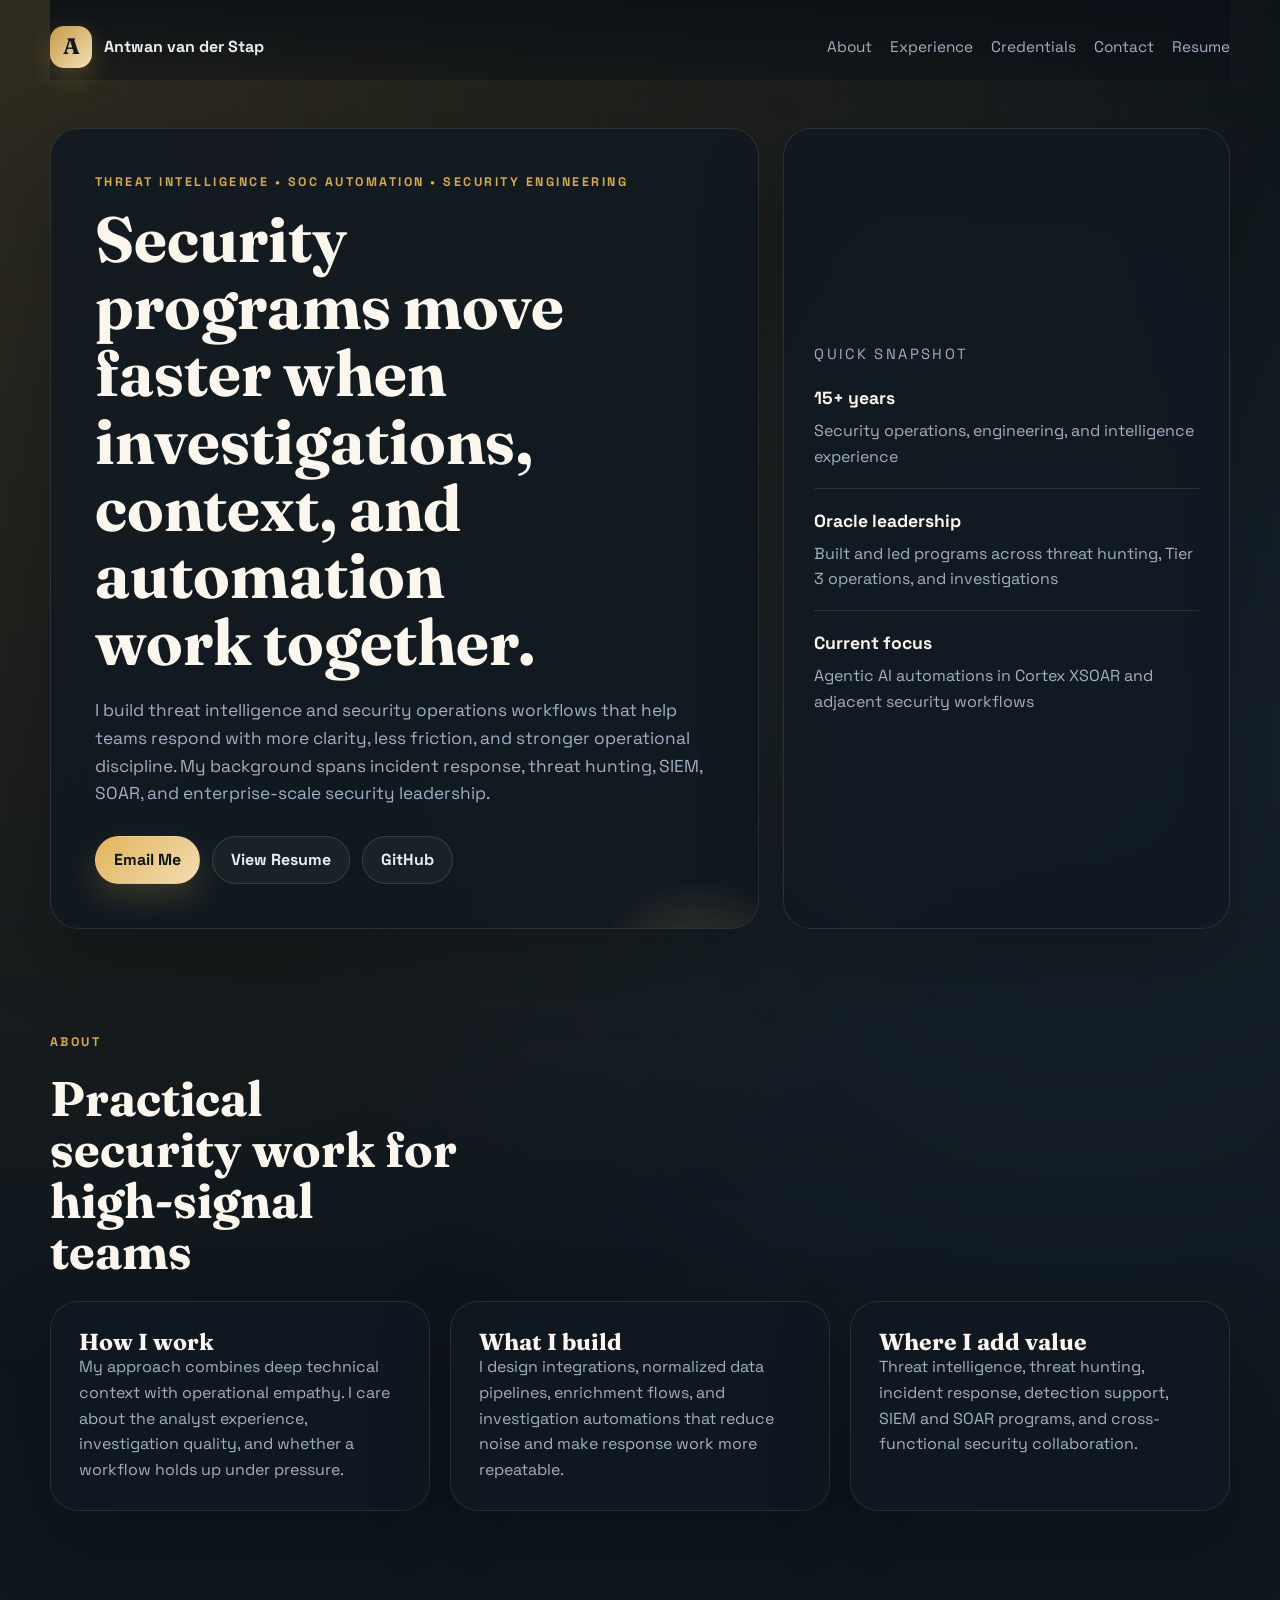
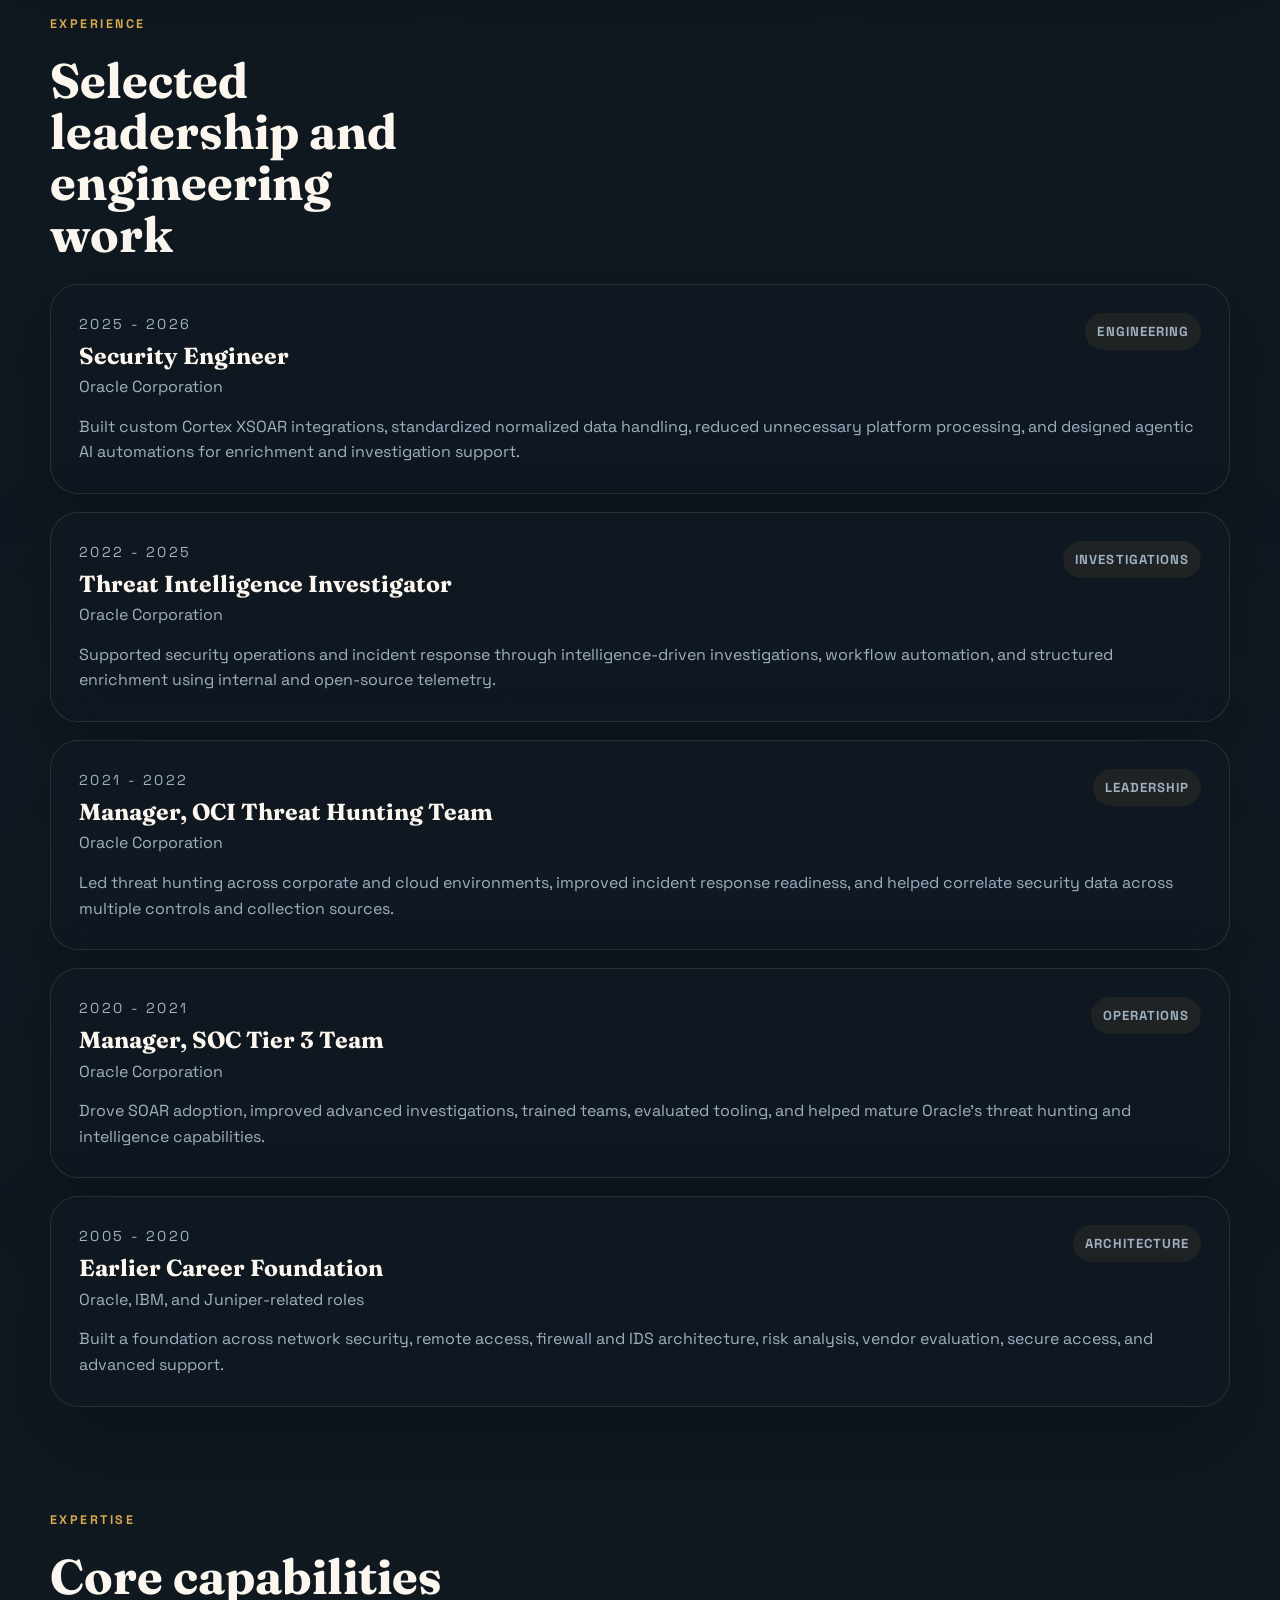
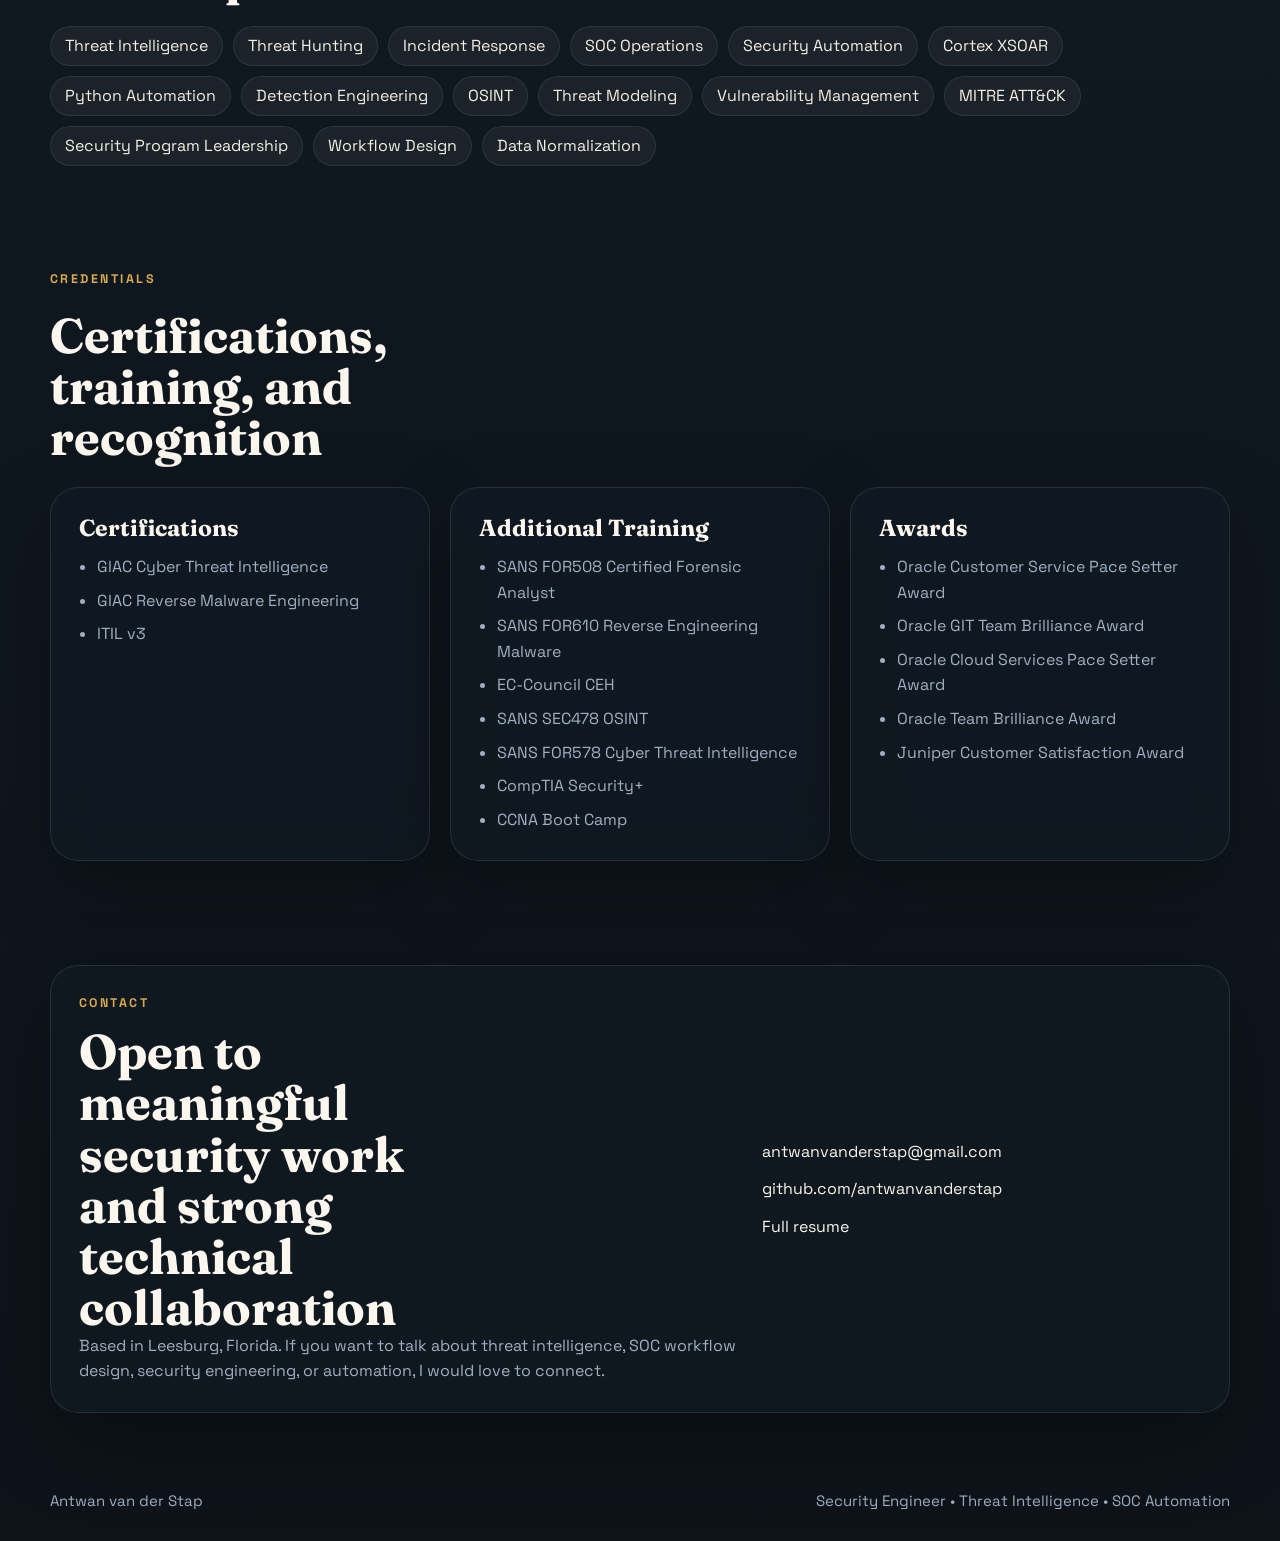
<file: index.html>
<!DOCTYPE html>
<html lang="en">
<head>
  <meta charset="UTF-8">
  <meta name="viewport" content="width=device-width, initial-scale=1.0">
  <title>Antwan van der Stap | Security Engineer</title>
  <meta name="description" content="Antwan van der Stap is a security engineer focused on threat intelligence, SOC automation, incident response, and security operations leadership.">
  <meta name="theme-color" content="#0f1720">
  <meta property="og:title" content="Antwan van der Stap | Security Engineer">
  <meta property="og:description" content="Threat intelligence, SOC automation, and security engineering for modern security teams.">
  <meta property="og:type" content="website">
  <meta property="og:url" content="https://antwanvdstap.com/">
  <meta name="twitter:card" content="summary_large_image">
  <link rel="preconnect" href="https://fonts.googleapis.com">
  <link rel="preconnect" href="https://fonts.gstatic.com" crossorigin>
  <link href="https://fonts.googleapis.com/css2?family=Fraunces:opsz,wght@9..144,400;9..144,600;9..144,700&family=Space+Grotesk:wght@400;500;700&display=swap" rel="stylesheet">
  <link rel="stylesheet" href="assets/site.css">
</head>
<body class="home-page">
  <div class="site-shell">
    <header class="site-header">
      <a class="brand" href="#top" aria-label="Go to top of site">
        <span class="brand-mark">A</span>
        <span class="brand-text">Antwan van der Stap</span>
      </a>

      <nav class="site-nav" aria-label="Primary">
        <a href="#about">About</a>
        <a href="#experience">Experience</a>
        <a href="#credentials">Credentials</a>
        <a href="#contact">Contact</a>
        <a href="resume.html">Resume</a>
      </nav>
    </header>

    <main id="top">
      <section class="hero section">
        <div class="hero-copy card card-hero">
          <p class="eyebrow">Threat Intelligence • SOC Automation • Security Engineering</p>
          <h1>Security programs move faster when investigations, context, and automation work together.</h1>
          <p class="lede">
            I build threat intelligence and security operations workflows that help teams respond with
            more clarity, less friction, and stronger operational discipline. My background spans
            incident response, threat hunting, SIEM, SOAR, and enterprise-scale security leadership.
          </p>

          <div class="hero-actions">
            <a class="button button-primary" href="mailto:antwanvanderstap@gmail.com">Email Me</a>
            <a class="button button-secondary" href="resume.html">View Resume</a>
            <a class="button button-secondary" href="https://github.com/antwanvanderstap" target="_blank" rel="noreferrer">GitHub</a>
          </div>
        </div>

        <aside class="hero-panel card">
          <p class="panel-label">Quick Snapshot</p>
          <ul class="metric-list">
            <li>
              <strong>15+ years</strong>
              <span>Security operations, engineering, and intelligence experience</span>
            </li>
            <li>
              <strong>Oracle leadership</strong>
              <span>Built and led programs across threat hunting, Tier 3 operations, and investigations</span>
            </li>
            <li>
              <strong>Current focus</strong>
              <span>Agentic AI automations in Cortex XSOAR and adjacent security workflows</span>
            </li>
          </ul>
        </aside>
      </section>

      <section class="section" id="about">
        <div class="section-heading">
          <p class="eyebrow">About</p>
          <h2>Practical security work for high-signal teams</h2>
        </div>

        <div class="about-grid">
          <article class="card">
            <h3>How I work</h3>
            <p>
              My approach combines deep technical context with operational empathy. I care about the
              analyst experience, investigation quality, and whether a workflow holds up under pressure.
            </p>
          </article>

          <article class="card">
            <h3>What I build</h3>
            <p>
              I design integrations, normalized data pipelines, enrichment flows, and investigation
              automations that reduce noise and make response work more repeatable.
            </p>
          </article>

          <article class="card">
            <h3>Where I add value</h3>
            <p>
              Threat intelligence, threat hunting, incident response, detection support, SIEM and SOAR
              programs, and cross-functional security collaboration.
            </p>
          </article>
        </div>
      </section>

      <section class="section" id="experience">
        <div class="section-heading">
          <p class="eyebrow">Experience</p>
          <h2>Selected leadership and engineering work</h2>
        </div>

        <div class="timeline">
          <article class="timeline-item card">
            <div class="timeline-head">
              <div>
                <p class="role-date">2025 - 2026</p>
                <h3>Security Engineer</h3>
                <p class="role-company">Oracle Corporation</p>
              </div>
              <p class="role-tag">Engineering</p>
            </div>
            <p>
              Built custom Cortex XSOAR integrations, standardized normalized data handling, reduced
              unnecessary platform processing, and designed agentic AI automations for enrichment and
              investigation support.
            </p>
          </article>

          <article class="timeline-item card">
            <div class="timeline-head">
              <div>
                <p class="role-date">2022 - 2025</p>
                <h3>Threat Intelligence Investigator</h3>
                <p class="role-company">Oracle Corporation</p>
              </div>
              <p class="role-tag">Investigations</p>
            </div>
            <p>
              Supported security operations and incident response through intelligence-driven
              investigations, workflow automation, and structured enrichment using internal and
              open-source telemetry.
            </p>
          </article>

          <article class="timeline-item card">
            <div class="timeline-head">
              <div>
                <p class="role-date">2021 - 2022</p>
                <h3>Manager, OCI Threat Hunting Team</h3>
                <p class="role-company">Oracle Corporation</p>
              </div>
              <p class="role-tag">Leadership</p>
            </div>
            <p>
              Led threat hunting across corporate and cloud environments, improved incident response
              readiness, and helped correlate security data across multiple controls and collection sources.
            </p>
          </article>

          <article class="timeline-item card">
            <div class="timeline-head">
              <div>
                <p class="role-date">2020 - 2021</p>
                <h3>Manager, SOC Tier 3 Team</h3>
                <p class="role-company">Oracle Corporation</p>
              </div>
              <p class="role-tag">Operations</p>
            </div>
            <p>
              Drove SOAR adoption, improved advanced investigations, trained teams, evaluated tooling,
              and helped mature Oracle's threat hunting and intelligence capabilities.
            </p>
          </article>

          <article class="timeline-item card">
            <div class="timeline-head">
              <div>
                <p class="role-date">2005 - 2020</p>
                <h3>Earlier Career Foundation</h3>
                <p class="role-company">Oracle, IBM, and Juniper-related roles</p>
              </div>
              <p class="role-tag">Architecture</p>
            </div>
            <p>
              Built a foundation across network security, remote access, firewall and IDS architecture,
              risk analysis, vendor evaluation, secure access, and advanced support.
            </p>
          </article>
        </div>
      </section>

      <section class="section">
        <div class="section-heading">
          <p class="eyebrow">Expertise</p>
          <h2>Core capabilities</h2>
        </div>

        <div class="skill-cloud">
          <span>Threat Intelligence</span>
          <span>Threat Hunting</span>
          <span>Incident Response</span>
          <span>SOC Operations</span>
          <span>Security Automation</span>
          <span>Cortex XSOAR</span>
          <span>Python Automation</span>
          <span>Detection Engineering</span>
          <span>OSINT</span>
          <span>Threat Modeling</span>
          <span>Vulnerability Management</span>
          <span>MITRE ATT&amp;CK</span>
          <span>Security Program Leadership</span>
          <span>Workflow Design</span>
          <span>Data Normalization</span>
        </div>
      </section>

      <section class="section" id="credentials">
        <div class="section-heading">
          <p class="eyebrow">Credentials</p>
          <h2>Certifications, training, and recognition</h2>
        </div>

        <div class="credentials-grid">
          <article class="card">
            <h3>Certifications</h3>
            <ul class="stack-list">
              <li>GIAC Cyber Threat Intelligence</li>
              <li>GIAC Reverse Malware Engineering</li>
              <li>ITIL v3</li>
            </ul>
          </article>

          <article class="card">
            <h3>Additional Training</h3>
            <ul class="stack-list">
              <li>SANS FOR508 Certified Forensic Analyst</li>
              <li>SANS FOR610 Reverse Engineering Malware</li>
              <li>EC-Council CEH</li>
              <li>SANS SEC478 OSINT</li>
              <li>SANS FOR578 Cyber Threat Intelligence</li>
              <li>CompTIA Security+</li>
              <li>CCNA Boot Camp</li>
            </ul>
          </article>

          <article class="card">
            <h3>Awards</h3>
            <ul class="stack-list">
              <li>Oracle Customer Service Pace Setter Award</li>
              <li>Oracle GIT Team Brilliance Award</li>
              <li>Oracle Cloud Services Pace Setter Award</li>
              <li>Oracle Team Brilliance Award</li>
              <li>Juniper Customer Satisfaction Award</li>
            </ul>
          </article>
        </div>
      </section>

      <section class="section contact-section" id="contact">
        <div class="card contact-card">
          <div>
            <p class="eyebrow">Contact</p>
            <h2>Open to meaningful security work and strong technical collaboration</h2>
            <p class="contact-copy">
              Based in Leesburg, Florida. If you want to talk about threat intelligence, SOC workflow
              design, security engineering, or automation, I would love to connect.
            </p>
          </div>

          <div class="contact-links">
            <a href="mailto:antwanvanderstap@gmail.com">antwanvanderstap@gmail.com</a>
            <a href="https://github.com/antwanvanderstap" target="_blank" rel="noreferrer">github.com/antwanvanderstap</a>
            <a href="resume.html">Full resume</a>
          </div>
        </div>
      </section>
    </main>

    <footer class="site-footer">
      <p>Antwan van der Stap</p>
      <p>Security Engineer • Threat Intelligence • SOC Automation</p>
    </footer>
  </div>
</body>
</html>
</file>
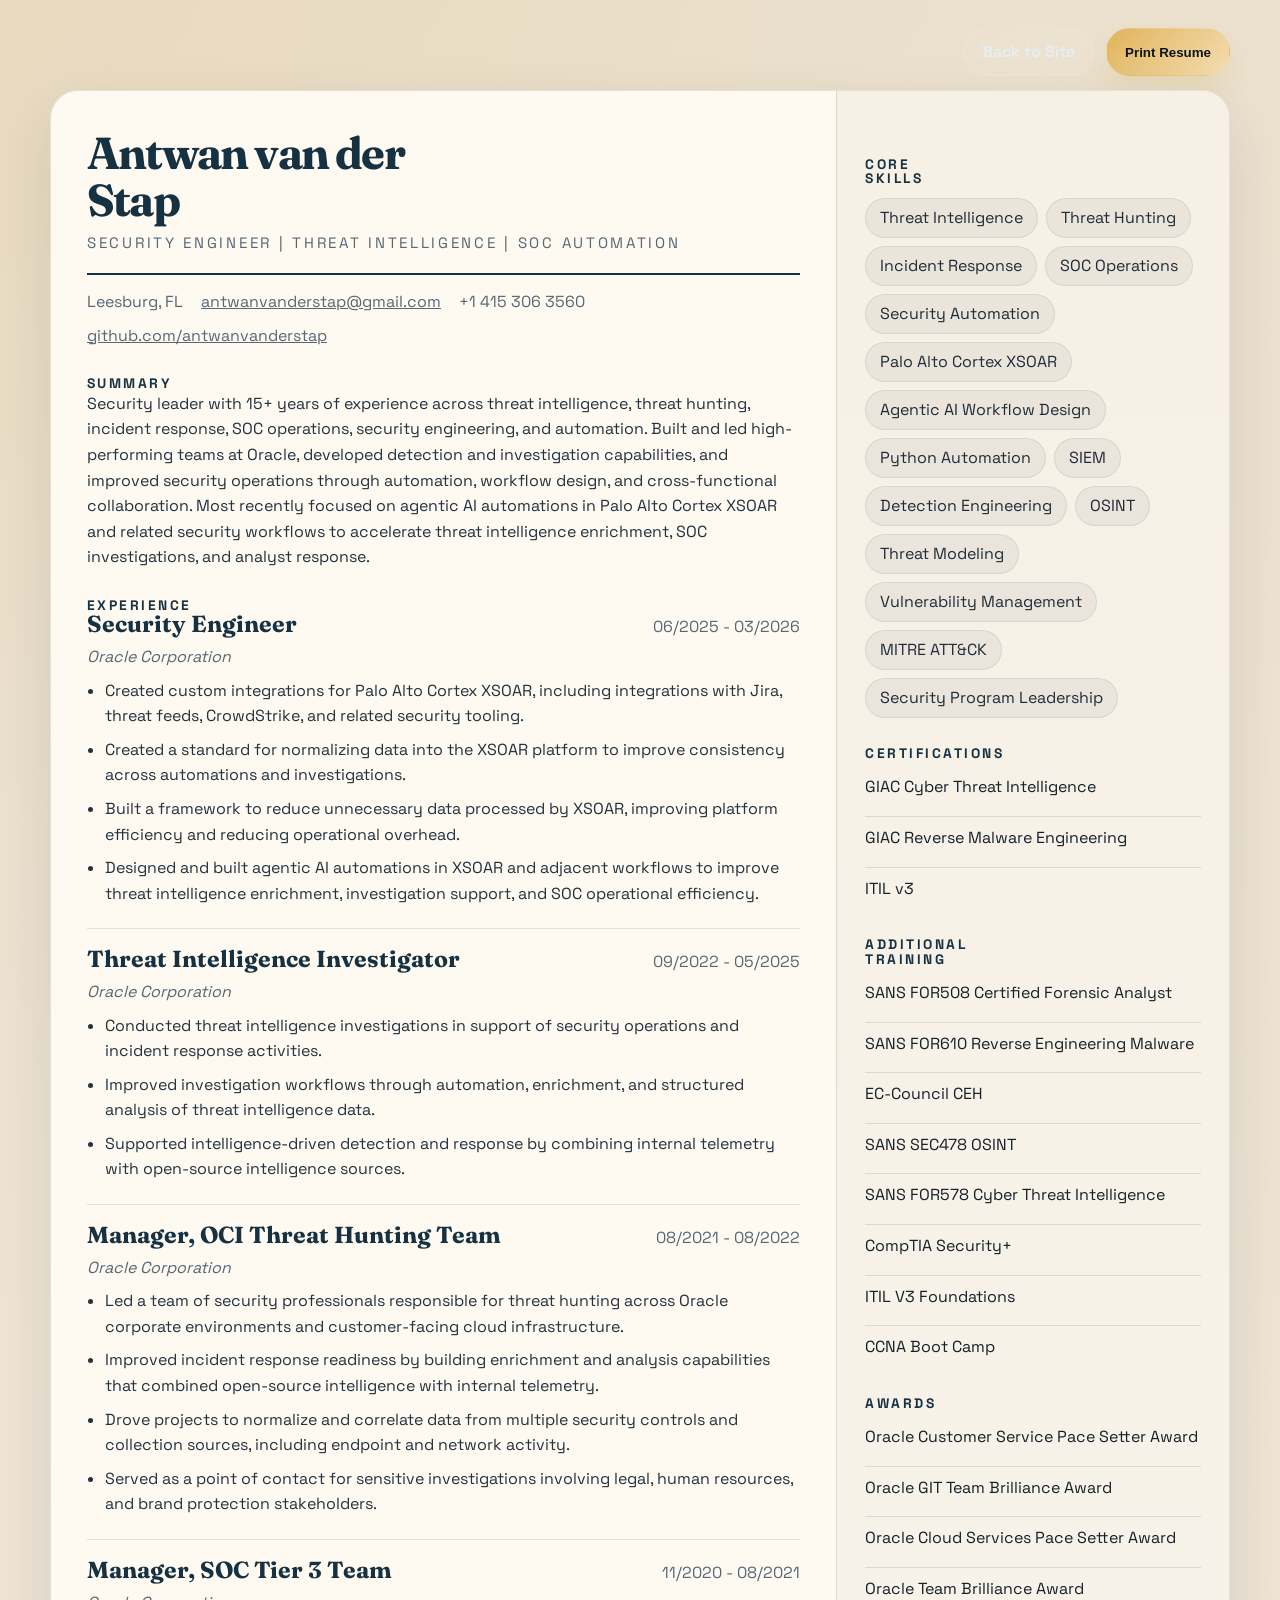
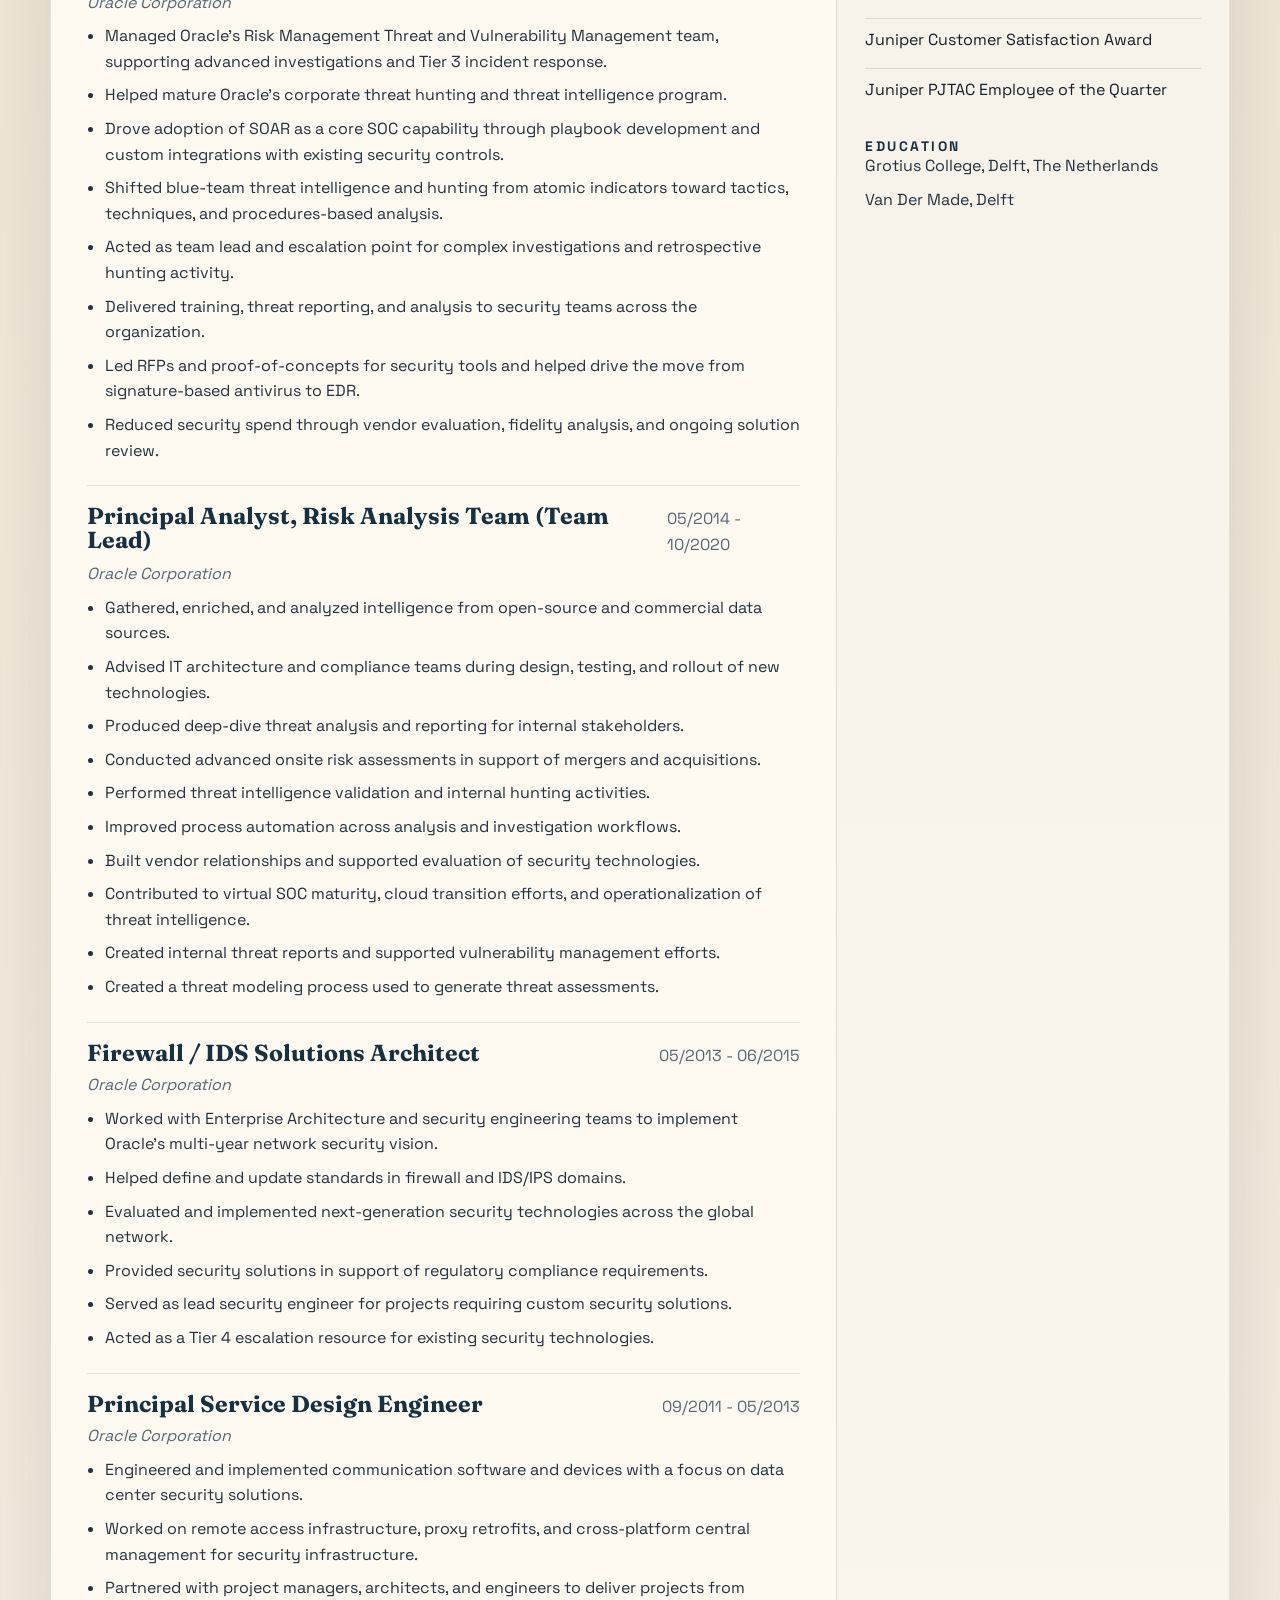
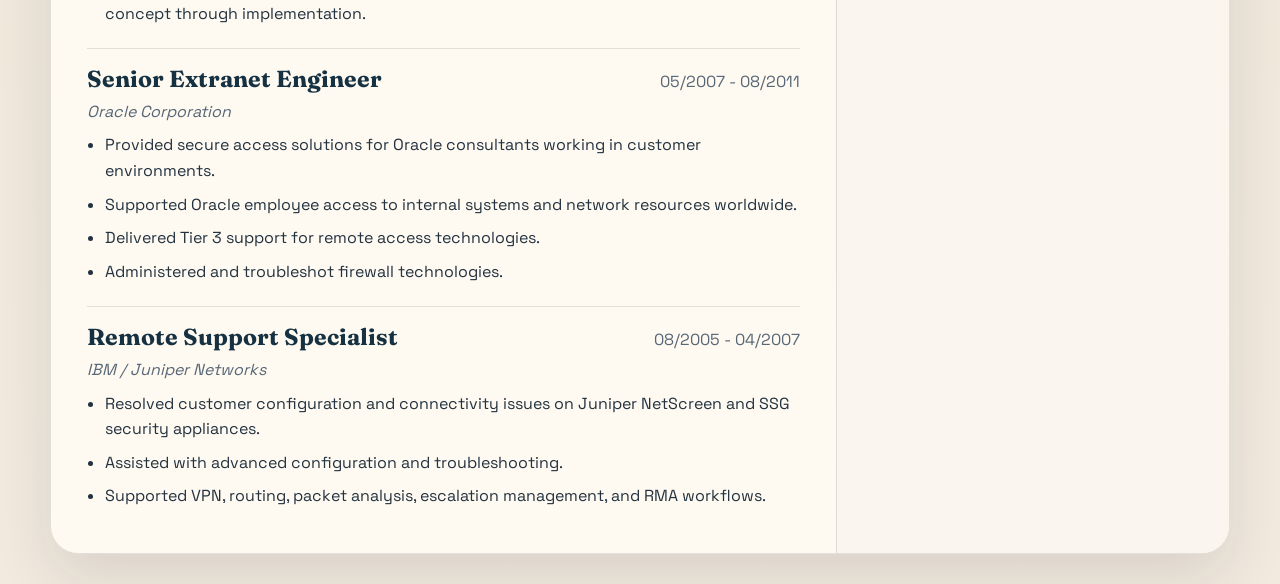
<file: resume.html>
<!DOCTYPE html>
<html lang="en">
<head>
  <meta charset="UTF-8">
  <meta name="viewport" content="width=device-width, initial-scale=1.0">
  <title>Resume | Antwan van der Stap</title>
  <meta name="description" content="Resume for Antwan van der Stap, security engineer focused on threat intelligence, incident response, and SOC automation.">
  <link rel="preconnect" href="https://fonts.googleapis.com">
  <link rel="preconnect" href="https://fonts.gstatic.com" crossorigin>
  <link href="https://fonts.googleapis.com/css2?family=Fraunces:opsz,wght@9..144,400;9..144,600&family=Space+Grotesk:wght@400;500;700&display=swap" rel="stylesheet">
  <link rel="stylesheet" href="assets/site.css">
</head>
<body class="resume-page">
  <div class="resume-shell">
    <header class="resume-toolbar">
      <a class="button button-secondary" href="index.html">Back to Site</a>
      <button class="button button-primary" type="button" onclick="window.print()">Print Resume</button>
    </header>

    <div class="resume-page-card">
      <div class="resume-layout">
        <main class="resume-main">
          <header>
            <h1 class="resume-name">Antwan van der Stap</h1>
            <p class="resume-title">Security Engineer | Threat Intelligence | SOC Automation</p>
            <div class="resume-contact">
              <span>Leesburg, FL</span>
              <a href="mailto:antwanvanderstap@gmail.com">antwanvanderstap@gmail.com</a>
              <span>+1 415 306 3560</span>
              <a href="https://github.com/antwanvanderstap" target="_blank" rel="noreferrer">github.com/antwanvanderstap</a>
            </div>
          </header>

          <section class="resume-section">
            <h2 class="resume-section-title">Summary</h2>
            <p class="resume-summary">
              Security leader with 15+ years of experience across threat intelligence, threat hunting,
              incident response, SOC operations, security engineering, and automation. Built and led
              high-performing teams at Oracle, developed detection and investigation capabilities, and
              improved security operations through automation, workflow design, and cross-functional
              collaboration. Most recently focused on agentic AI automations in Palo Alto Cortex XSOAR
              and related security workflows to accelerate threat intelligence enrichment, SOC
              investigations, and analyst response.
            </p>
          </section>

          <section class="resume-section">
            <h2 class="resume-section-title">Experience</h2>

            <article class="resume-job">
              <div class="resume-job-header">
                <h3>Security Engineer</h3>
                <p>06/2025 - 03/2026</p>
              </div>
              <p class="resume-company">Oracle Corporation</p>
              <ul>
                <li>Created custom integrations for Palo Alto Cortex XSOAR, including integrations with Jira, threat feeds, CrowdStrike, and related security tooling.</li>
                <li>Created a standard for normalizing data into the XSOAR platform to improve consistency across automations and investigations.</li>
                <li>Built a framework to reduce unnecessary data processed by XSOAR, improving platform efficiency and reducing operational overhead.</li>
                <li>Designed and built agentic AI automations in XSOAR and adjacent workflows to improve threat intelligence enrichment, investigation support, and SOC operational efficiency.</li>
              </ul>
            </article>

            <article class="resume-job">
              <div class="resume-job-header">
                <h3>Threat Intelligence Investigator</h3>
                <p>09/2022 - 05/2025</p>
              </div>
              <p class="resume-company">Oracle Corporation</p>
              <ul>
                <li>Conducted threat intelligence investigations in support of security operations and incident response activities.</li>
                <li>Improved investigation workflows through automation, enrichment, and structured analysis of threat intelligence data.</li>
                <li>Supported intelligence-driven detection and response by combining internal telemetry with open-source intelligence sources.</li>
              </ul>
            </article>

            <article class="resume-job">
              <div class="resume-job-header">
                <h3>Manager, OCI Threat Hunting Team</h3>
                <p>08/2021 - 08/2022</p>
              </div>
              <p class="resume-company">Oracle Corporation</p>
              <ul>
                <li>Led a team of security professionals responsible for threat hunting across Oracle corporate environments and customer-facing cloud infrastructure.</li>
                <li>Improved incident response readiness by building enrichment and analysis capabilities that combined open-source intelligence with internal telemetry.</li>
                <li>Drove projects to normalize and correlate data from multiple security controls and collection sources, including endpoint and network activity.</li>
                <li>Served as a point of contact for sensitive investigations involving legal, human resources, and brand protection stakeholders.</li>
              </ul>
            </article>

            <article class="resume-job">
              <div class="resume-job-header">
                <h3>Manager, SOC Tier 3 Team</h3>
                <p>11/2020 - 08/2021</p>
              </div>
              <p class="resume-company">Oracle Corporation</p>
              <ul>
                <li>Managed Oracle's Risk Management Threat and Vulnerability Management team, supporting advanced investigations and Tier 3 incident response.</li>
                <li>Helped mature Oracle's corporate threat hunting and threat intelligence program.</li>
                <li>Drove adoption of SOAR as a core SOC capability through playbook development and custom integrations with existing security controls.</li>
                <li>Shifted blue-team threat intelligence and hunting from atomic indicators toward tactics, techniques, and procedures-based analysis.</li>
                <li>Acted as team lead and escalation point for complex investigations and retrospective hunting activity.</li>
                <li>Delivered training, threat reporting, and analysis to security teams across the organization.</li>
                <li>Led RFPs and proof-of-concepts for security tools and helped drive the move from signature-based antivirus to EDR.</li>
                <li>Reduced security spend through vendor evaluation, fidelity analysis, and ongoing solution review.</li>
              </ul>
            </article>

            <article class="resume-job">
              <div class="resume-job-header">
                <h3>Principal Analyst, Risk Analysis Team (Team Lead)</h3>
                <p>05/2014 - 10/2020</p>
              </div>
              <p class="resume-company">Oracle Corporation</p>
              <ul>
                <li>Gathered, enriched, and analyzed intelligence from open-source and commercial data sources.</li>
                <li>Advised IT architecture and compliance teams during design, testing, and rollout of new technologies.</li>
                <li>Produced deep-dive threat analysis and reporting for internal stakeholders.</li>
                <li>Conducted advanced onsite risk assessments in support of mergers and acquisitions.</li>
                <li>Performed threat intelligence validation and internal hunting activities.</li>
                <li>Improved process automation across analysis and investigation workflows.</li>
                <li>Built vendor relationships and supported evaluation of security technologies.</li>
                <li>Contributed to virtual SOC maturity, cloud transition efforts, and operationalization of threat intelligence.</li>
                <li>Created internal threat reports and supported vulnerability management efforts.</li>
                <li>Created a threat modeling process used to generate threat assessments.</li>
              </ul>
            </article>

            <article class="resume-job">
              <div class="resume-job-header">
                <h3>Firewall / IDS Solutions Architect</h3>
                <p>05/2013 - 06/2015</p>
              </div>
              <p class="resume-company">Oracle Corporation</p>
              <ul>
                <li>Worked with Enterprise Architecture and security engineering teams to implement Oracle's multi-year network security vision.</li>
                <li>Helped define and update standards in firewall and IDS/IPS domains.</li>
                <li>Evaluated and implemented next-generation security technologies across the global network.</li>
                <li>Provided security solutions in support of regulatory compliance requirements.</li>
                <li>Served as lead security engineer for projects requiring custom security solutions.</li>
                <li>Acted as a Tier 4 escalation resource for existing security technologies.</li>
              </ul>
            </article>

            <article class="resume-job">
              <div class="resume-job-header">
                <h3>Principal Service Design Engineer</h3>
                <p>09/2011 - 05/2013</p>
              </div>
              <p class="resume-company">Oracle Corporation</p>
              <ul>
                <li>Engineered and implemented communication software and devices with a focus on data center security solutions.</li>
                <li>Worked on remote access infrastructure, proxy retrofits, and cross-platform central management for security infrastructure.</li>
                <li>Partnered with project managers, architects, and engineers to deliver projects from concept through implementation.</li>
              </ul>
            </article>

            <article class="resume-job">
              <div class="resume-job-header">
                <h3>Senior Extranet Engineer</h3>
                <p>05/2007 - 08/2011</p>
              </div>
              <p class="resume-company">Oracle Corporation</p>
              <ul>
                <li>Provided secure access solutions for Oracle consultants working in customer environments.</li>
                <li>Supported Oracle employee access to internal systems and network resources worldwide.</li>
                <li>Delivered Tier 3 support for remote access technologies.</li>
                <li>Administered and troubleshot firewall technologies.</li>
              </ul>
            </article>

            <article class="resume-job">
              <div class="resume-job-header">
                <h3>Remote Support Specialist</h3>
                <p>08/2005 - 04/2007</p>
              </div>
              <p class="resume-company">IBM / Juniper Networks</p>
              <ul>
                <li>Resolved customer configuration and connectivity issues on Juniper NetScreen and SSG security appliances.</li>
                <li>Assisted with advanced configuration and troubleshooting.</li>
                <li>Supported VPN, routing, packet analysis, escalation management, and RMA workflows.</li>
              </ul>
            </article>
          </section>
        </main>

        <aside class="resume-side">
          <section class="resume-section">
            <h2 class="resume-section-title">Core Skills</h2>
            <div class="resume-skill-list">
              <span>Threat Intelligence</span>
              <span>Threat Hunting</span>
              <span>Incident Response</span>
              <span>SOC Operations</span>
              <span>Security Automation</span>
              <span>Palo Alto Cortex XSOAR</span>
              <span>Agentic AI Workflow Design</span>
              <span>Python Automation</span>
              <span>SIEM</span>
              <span>Detection Engineering</span>
              <span>OSINT</span>
              <span>Threat Modeling</span>
              <span>Vulnerability Management</span>
              <span>MITRE ATT&amp;CK</span>
              <span>Security Program Leadership</span>
            </div>
          </section>

          <section class="resume-section">
            <h2 class="resume-section-title">Certifications</h2>
            <ul class="resume-plain-list">
              <li>GIAC Cyber Threat Intelligence</li>
              <li>GIAC Reverse Malware Engineering</li>
              <li>ITIL v3</li>
            </ul>
          </section>

          <section class="resume-section">
            <h2 class="resume-section-title">Additional Training</h2>
            <ul class="resume-plain-list">
              <li>SANS FOR508 Certified Forensic Analyst</li>
              <li>SANS FOR610 Reverse Engineering Malware</li>
              <li>EC-Council CEH</li>
              <li>SANS SEC478 OSINT</li>
              <li>SANS FOR578 Cyber Threat Intelligence</li>
              <li>CompTIA Security+</li>
              <li>ITIL V3 Foundations</li>
              <li>CCNA Boot Camp</li>
            </ul>
          </section>

          <section class="resume-section">
            <h2 class="resume-section-title">Awards</h2>
            <ul class="resume-plain-list">
              <li>Oracle Customer Service Pace Setter Award</li>
              <li>Oracle GIT Team Brilliance Award</li>
              <li>Oracle Cloud Services Pace Setter Award</li>
              <li>Oracle Team Brilliance Award</li>
              <li>Juniper Customer Satisfaction Award</li>
              <li>Juniper PJTAC Employee of the Quarter</li>
            </ul>
          </section>

          <section class="resume-section">
            <h2 class="resume-section-title">Education</h2>
            <p class="education-line">Grotius College, Delft, The Netherlands</p>
            <p class="education-line">Van Der Made, Delft</p>
          </section>
        </aside>
      </div>
    </div>
  </div>
</body>
</html>
</file>
<file: assets/site.css>
:root {
  --bg: #0b1016;
  --bg-soft: #121c26;
  --surface: rgba(17, 25, 34, 0.82);
  --surface-strong: #121c26;
  --surface-light: #f5efe4;
  --surface-light-2: #fffaf1;
  --text: #e8edf2;
  --text-dark: #15202b;
  --muted: #9fb0c2;
  --muted-dark: #576777;
  --line: rgba(255, 255, 255, 0.1);
  --line-dark: rgba(21, 32, 43, 0.12);
  --accent: #d7a84d;
  --accent-deep: #9a6d1a;
  --glow: rgba(215, 168, 77, 0.18);
  --shadow: 0 30px 80px rgba(0, 0, 0, 0.25);
  --radius-lg: 28px;
  --radius-md: 20px;
  --radius-sm: 14px;
  --content-width: min(1180px, calc(100vw - 32px));
}

* {
  box-sizing: border-box;
}

html {
  scroll-behavior: smooth;
}

body {
  margin: 0;
  min-height: 100vh;
  font-family: "Space Grotesk", sans-serif;
  line-height: 1.6;
  color: var(--text);
  background:
    radial-gradient(circle at top left, rgba(215, 168, 77, 0.18), transparent 28%),
    radial-gradient(circle at 85% 15%, rgba(99, 149, 187, 0.12), transparent 20%),
    linear-gradient(180deg, #0a1015 0%, #111a23 50%, #0d1319 100%);
}

body::before {
  content: "";
  position: fixed;
  inset: 0;
  pointer-events: none;
  background-image:
    linear-gradient(rgba(255, 255, 255, 0.025) 1px, transparent 1px),
    linear-gradient(90deg, rgba(255, 255, 255, 0.025) 1px, transparent 1px);
  background-size: 40px 40px;
  mask-image: linear-gradient(180deg, rgba(0, 0, 0, 0.5), transparent 85%);
}

a {
  color: inherit;
}

img {
  max-width: 100%;
  display: block;
}

.site-shell,
.resume-shell {
  width: var(--content-width);
  margin: 0 auto;
  position: relative;
  z-index: 1;
}

.site-header {
  display: flex;
  justify-content: space-between;
  align-items: center;
  gap: 20px;
  padding: 26px 0 12px;
  position: sticky;
  top: 0;
  z-index: 20;
  backdrop-filter: blur(18px);
  background: linear-gradient(180deg, rgba(11, 16, 22, 0.88), rgba(11, 16, 22, 0.45));
}

.brand {
  display: inline-flex;
  align-items: center;
  gap: 12px;
  text-decoration: none;
  font-weight: 700;
}

.brand-mark {
  width: 42px;
  height: 42px;
  display: grid;
  place-items: center;
  border-radius: 14px;
  background: linear-gradient(135deg, rgba(215, 168, 77, 0.9), rgba(255, 235, 191, 0.95));
  color: #11161d;
  font-family: "Fraunces", serif;
  font-size: 1.4rem;
  box-shadow: 0 10px 24px rgba(215, 168, 77, 0.25);
}

.brand-text {
  color: var(--text);
}

.site-nav {
  display: flex;
  flex-wrap: wrap;
  align-items: center;
  gap: 8px 18px;
}

.site-nav a {
  text-decoration: none;
  color: var(--muted);
  font-size: 0.96rem;
}

.site-nav a:hover,
.site-nav a:focus-visible {
  color: var(--text);
}

.section {
  padding: 52px 0;
}

.hero {
  display: grid;
  grid-template-columns: 1.35fr 0.85fr;
  gap: 24px;
  padding-top: 48px;
}

.card {
  background: var(--surface);
  border: 1px solid var(--line);
  border-radius: var(--radius-lg);
  box-shadow: var(--shadow);
  backdrop-filter: blur(20px);
}

.card-hero {
  padding: 44px;
  position: relative;
  overflow: hidden;
}

.card-hero::after {
  content: "";
  position: absolute;
  inset: auto -10% -25% auto;
  width: 260px;
  height: 260px;
  border-radius: 999px;
  background: radial-gradient(circle, rgba(215, 168, 77, 0.3), transparent 65%);
}

.eyebrow {
  margin: 0 0 12px;
  color: var(--accent);
  text-transform: uppercase;
  letter-spacing: 0.2em;
  font-size: 0.78rem;
  font-weight: 700;
}

h1,
h2,
h3 {
  margin: 0;
  font-family: "Fraunces", serif;
  line-height: 1.05;
  color: #fbf6ee;
}

h1 {
  font-size: clamp(2.8rem, 5vw, 5rem);
  max-width: 12ch;
}

h2 {
  font-size: clamp(2rem, 3.8vw, 3.2rem);
  max-width: 12ch;
}

h3 {
  font-size: 1.45rem;
}

p {
  margin: 0;
}

.lede {
  margin-top: 22px;
  max-width: 62ch;
  color: var(--muted);
  font-size: 1.08rem;
}

.hero-actions {
  display: flex;
  flex-wrap: wrap;
  gap: 12px;
  margin-top: 28px;
}

.button {
  display: inline-flex;
  align-items: center;
  justify-content: center;
  gap: 10px;
  min-height: 48px;
  padding: 0 18px;
  border-radius: 999px;
  border: 1px solid transparent;
  text-decoration: none;
  font-weight: 700;
  transition: transform 180ms ease, border-color 180ms ease, background 180ms ease;
}

.button:hover,
.button:focus-visible {
  transform: translateY(-1px);
}

.button-primary {
  background: linear-gradient(135deg, #e1b45b, #f3ddb2);
  color: #0d1319;
  box-shadow: 0 14px 30px rgba(215, 168, 77, 0.2);
}

.button-secondary {
  background: rgba(255, 255, 255, 0.04);
  border-color: rgba(255, 255, 255, 0.12);
  color: var(--text);
}

.hero-panel {
  padding: 30px;
  display: flex;
  flex-direction: column;
  justify-content: center;
}

.panel-label {
  color: var(--muted);
  font-size: 0.92rem;
  text-transform: uppercase;
  letter-spacing: 0.16em;
}

.metric-list {
  list-style: none;
  margin: 18px 0 0;
  padding: 0;
  display: grid;
  gap: 18px;
}

.metric-list li {
  padding: 18px 0 0;
  border-top: 1px solid var(--line);
}

.metric-list li:first-child {
  border-top: 0;
  padding-top: 0;
}

.metric-list strong {
  display: block;
  color: #fbf6ee;
  font-size: 1.1rem;
}

.metric-list span {
  display: block;
  margin-top: 6px;
  color: var(--muted);
}

.section-heading {
  display: flex;
  flex-direction: column;
  gap: 8px;
  margin-bottom: 24px;
}

.about-grid,
.credentials-grid {
  display: grid;
  grid-template-columns: repeat(3, minmax(0, 1fr));
  gap: 20px;
}

.about-grid .card,
.credentials-grid .card,
.timeline-item,
.contact-card {
  padding: 28px;
}

.about-grid p,
.credentials-grid li,
.timeline-item p,
.contact-copy {
  color: var(--muted);
}

.timeline {
  display: grid;
  gap: 18px;
}

.timeline-head {
  display: flex;
  justify-content: space-between;
  gap: 16px;
  align-items: flex-start;
  margin-bottom: 14px;
}

.role-date,
.role-company {
  color: var(--muted);
}

.role-date {
  margin-bottom: 8px;
  font-size: 0.9rem;
  text-transform: uppercase;
  letter-spacing: 0.16em;
}

.role-company {
  margin-top: 6px;
}

.role-tag {
  padding: 8px 12px;
  border-radius: 999px;
  background: rgba(215, 168, 77, 0.08);
  color: var(--accent);
  font-size: 0.82rem;
  font-weight: 700;
  letter-spacing: 0.08em;
  text-transform: uppercase;
}

.skill-cloud {
  display: flex;
  flex-wrap: wrap;
  gap: 10px;
}

.skill-cloud span,
.resume-skill-list span {
  display: inline-flex;
  align-items: center;
  min-height: 40px;
  padding: 0 14px;
  border-radius: 999px;
  background: rgba(255, 255, 255, 0.05);
  border: 1px solid rgba(255, 255, 255, 0.08);
  color: #f4eee3;
}

.stack-list,
.resume-plain-list {
  margin: 14px 0 0;
  padding-left: 18px;
}

.stack-list li + li,
.resume-plain-list li + li,
.resume-job li + li {
  margin-top: 8px;
}

.contact-section {
  padding-bottom: 76px;
}

.contact-card {
  display: grid;
  grid-template-columns: 1.2fr 0.8fr;
  gap: 24px;
}

.contact-links {
  display: flex;
  flex-direction: column;
  justify-content: center;
  gap: 12px;
}

.contact-links a {
  color: #fbf6ee;
  text-decoration: none;
}

.site-footer {
  display: flex;
  justify-content: space-between;
  gap: 16px;
  padding: 0 0 28px;
  color: var(--muted);
  font-size: 0.94rem;
}

.resume-page {
  background:
    radial-gradient(circle at top left, rgba(215, 168, 77, 0.12), transparent 28%),
    linear-gradient(180deg, #ebe1cf 0%, #f2eadf 100%);
  color: var(--text-dark);
}

.resume-page::before {
  display: none;
}

.resume-toolbar {
  display: flex;
  justify-content: flex-end;
  gap: 12px;
  padding: 28px 0 14px;
}

.resume-page-card {
  margin-bottom: 30px;
  background: var(--surface-light-2);
  border: 1px solid var(--line-dark);
  border-radius: var(--radius-lg);
  box-shadow: 0 24px 60px rgba(39, 45, 52, 0.12);
  overflow: hidden;
}

.resume-layout {
  display: grid;
  grid-template-columns: 2fr 1fr;
}

.resume-main {
  padding: 38px 36px 44px;
}

.resume-side {
  padding: 38px 28px 44px;
  background: linear-gradient(180deg, #f6f0e5 0%, #faf6ef 100%);
  border-left: 1px solid var(--line-dark);
}

.resume-name,
.resume-page h2,
.resume-page h3 {
  color: #163142;
}

.resume-name {
  font-size: 2.8rem;
  letter-spacing: -0.04em;
}

.resume-title {
  margin-top: 8px;
  text-transform: uppercase;
  letter-spacing: 0.18em;
  color: var(--muted-dark);
  font-size: 0.94rem;
}

.resume-contact {
  display: flex;
  flex-wrap: wrap;
  gap: 8px 18px;
  margin-top: 18px;
  padding-top: 14px;
  border-top: 2px solid #163142;
  color: var(--muted-dark);
}

.resume-section {
  margin-top: 28px;
}

.resume-section-title {
  color: #163142;
  font-size: 0.86rem;
  letter-spacing: 0.18em;
  text-transform: uppercase;
  font-family: "Space Grotesk", sans-serif;
  font-weight: 700;
}

.resume-summary,
.resume-company,
.resume-job,
.education-line {
  color: #233240;
}

.resume-job {
  margin-top: 22px;
  padding-top: 18px;
  border-top: 1px solid var(--line-dark);
}

.resume-job:first-of-type {
  margin-top: 0;
  padding-top: 0;
  border-top: 0;
}

.resume-job-header {
  display: flex;
  justify-content: space-between;
  gap: 12px 20px;
  align-items: baseline;
  margin-bottom: 4px;
}

.resume-job-header p,
.resume-company {
  color: var(--muted-dark);
}

.resume-company {
  margin: 0 0 8px;
  font-style: italic;
}

.resume-job ul {
  margin: 0;
  padding-left: 18px;
}

.resume-skill-list {
  display: flex;
  flex-wrap: wrap;
  gap: 8px;
  margin-top: 12px;
}

.resume-skill-list span {
  background: rgba(21, 32, 43, 0.05);
  border-color: rgba(21, 32, 43, 0.08);
  color: #1f2d3a;
}

.resume-plain-list {
  padding-left: 0;
  list-style: none;
}

.resume-plain-list li {
  padding: 8px 0;
  border-top: 1px solid rgba(87, 103, 119, 0.18);
}

.resume-plain-list li:first-child {
  border-top: 0;
  padding-top: 0;
}

.education-line + .education-line {
  margin-top: 8px;
}

.not-found-page::before {
  display: none;
}

.not-found-shell {
  min-height: 100vh;
  display: grid;
  place-items: center;
  width: min(720px, calc(100vw - 32px));
  margin: 0 auto;
}

.not-found-card {
  padding: 34px;
  text-align: center;
}

.not-found-card h1 {
  max-width: none;
}

.home-page .card,
.resume-page-card,
.not-found-card {
  animation: rise 640ms ease both;
}

.home-page .about-grid .card:nth-child(2),
.home-page .timeline-item:nth-child(2),
.home-page .credentials-grid .card:nth-child(2) {
  animation-delay: 80ms;
}

.home-page .about-grid .card:nth-child(3),
.home-page .timeline-item:nth-child(3),
.home-page .credentials-grid .card:nth-child(3) {
  animation-delay: 140ms;
}

@keyframes rise {
  from {
    opacity: 0;
    transform: translateY(18px);
  }

  to {
    opacity: 1;
    transform: translateY(0);
  }
}

@media (max-width: 980px) {
  .hero,
  .contact-card,
  .about-grid,
  .credentials-grid,
  .resume-layout {
    grid-template-columns: 1fr;
  }

  .resume-side {
    border-left: 0;
    border-top: 1px solid var(--line-dark);
  }

  .site-footer {
    flex-direction: column;
  }
}

@media (max-width: 780px) {
  .site-header {
    position: static;
    flex-direction: column;
    align-items: flex-start;
  }

  .hero {
    padding-top: 22px;
  }

  .card-hero,
  .hero-panel,
  .about-grid .card,
  .credentials-grid .card,
  .timeline-item,
  .contact-card,
  .resume-main,
  .resume-side {
    padding: 24px;
  }

  h1 {
    max-width: none;
  }

  .timeline-head,
  .resume-job-header {
    flex-direction: column;
    align-items: flex-start;
  }

  .resume-toolbar {
    justify-content: stretch;
    flex-direction: column;
  }
}

@media (max-width: 560px) {
  :root {
    --content-width: calc(100vw - 20px);
  }

  .site-nav {
    gap: 8px 12px;
  }

  .button {
    width: 100%;
  }

  .hero-actions {
    width: 100%;
  }

  .resume-name {
    font-size: 2.2rem;
  }
}

@media print {
  body.resume-page {
    background: #fff;
    color: #000;
  }

  .resume-shell {
    width: 100%;
  }

  .resume-toolbar {
    display: none;
  }

  .resume-page-card {
    margin: 0;
    border: 0;
    box-shadow: none;
    border-radius: 0;
  }

  .resume-layout {
    grid-template-columns: 2fr 1fr;
  }

  .resume-main,
  .resume-side {
    padding-top: 22px;
    padding-bottom: 22px;
  }

  .resume-side {
    border-top: 0;
  }

  a {
    text-decoration: none;
    color: inherit;
  }
}
</file>
